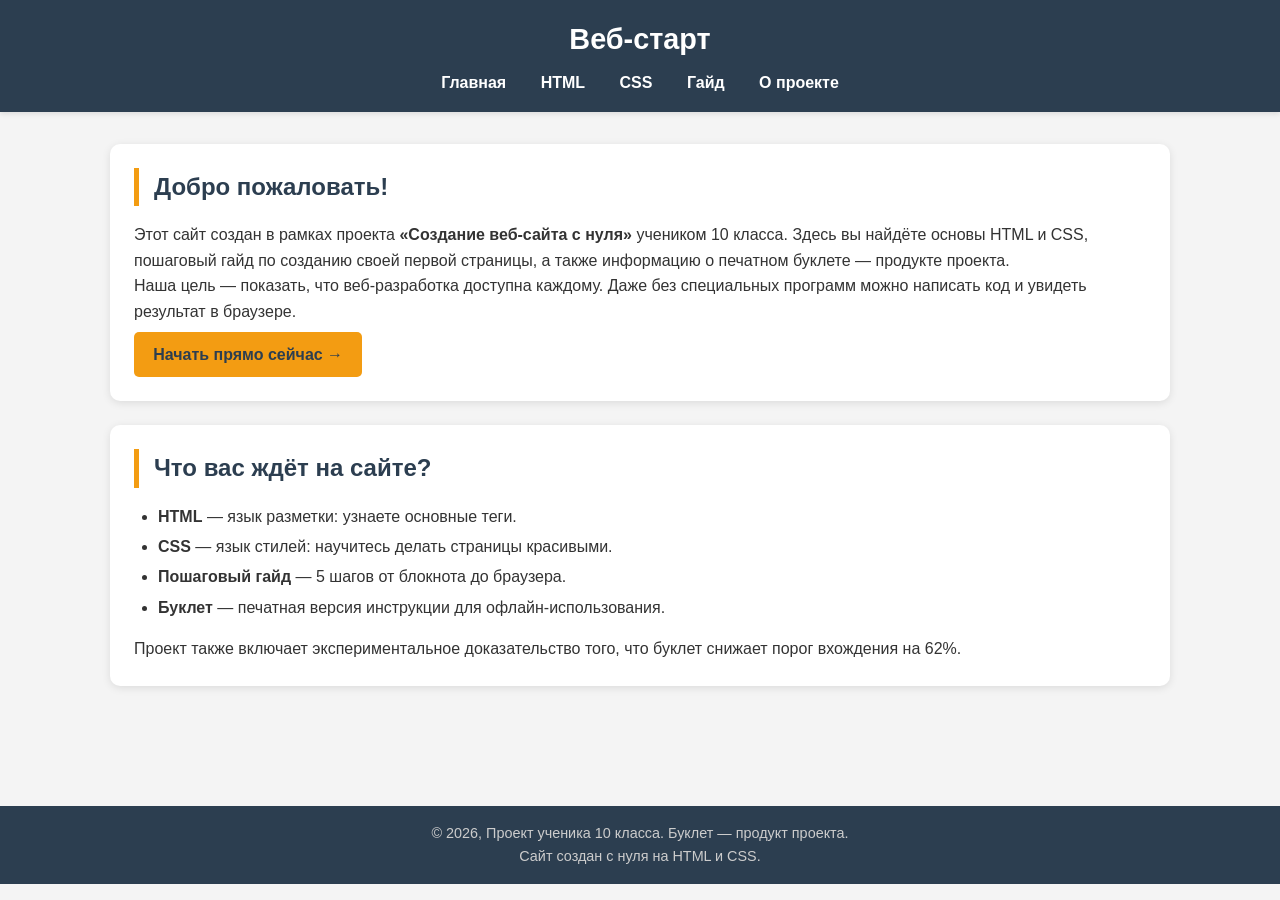
<file: index.html>
<!DOCTYPE html>
<html lang="ru">
<head>
    <meta charset="UTF-8">
    <meta name="viewport" content="width=device-width, initial-scale=1.0">
    <title>Веб-старт | Главная</title>
    <link rel="stylesheet" href="style.css">
</head>
<body>
    <header>
        <h1>Веб-старт</h1>
        <nav>
            <a href="index.html">Главная</a>
            <a href="html-basics.html">HTML</a>
            <a href="css-basics.html">CSS</a>
            <a href="guide.html">Гайд</a>
            <a href="about.html">О проекте</a>
        </nav>
    </header>
    <main>
        <div class="card">
            <h2>Добро пожаловать!</h2>
            <p>Этот сайт создан в рамках проекта <strong>«Создание веб-сайта с нуля»</strong> учеником 10 класса. Здесь вы найдёте основы HTML и CSS, пошаговый гайд по созданию своей первой страницы, а также информацию о печатном буклете — продукте проекта.</p>
            <p>Наша цель — показать, что веб-разработка доступна каждому. Даже без специальных программ можно написать код и увидеть результат в браузере.</p>
            <a href="guide.html" class="btn">Начать прямо сейчас →</a>
        </div>
        <div class="card">
            <h2>Что вас ждёт на сайте?</h2>
            <ul>
                <li><strong>HTML</strong> — язык разметки: узнаете основные теги.</li>
                <li><strong>CSS</strong> — язык стилей: научитесь делать страницы красивыми.</li>
                <li><strong>Пошаговый гайд</strong> — 5 шагов от блокнота до браузера.</li>
                <li><strong>Буклет</strong> — печатная версия инструкции для офлайн-использования.</li>
            </ul>
            <p>Проект также включает экспериментальное доказательство того, что буклет снижает порог вхождения на 62%.</p>
        </div>
    </main>
    <footer>
        <p>© 2026, Проект ученика 10 класса. Буклет — продукт проекта.</p>
        <p>Сайт создан с нуля на HTML и CSS.</p>
    </footer>
</body>
</html>
</file>
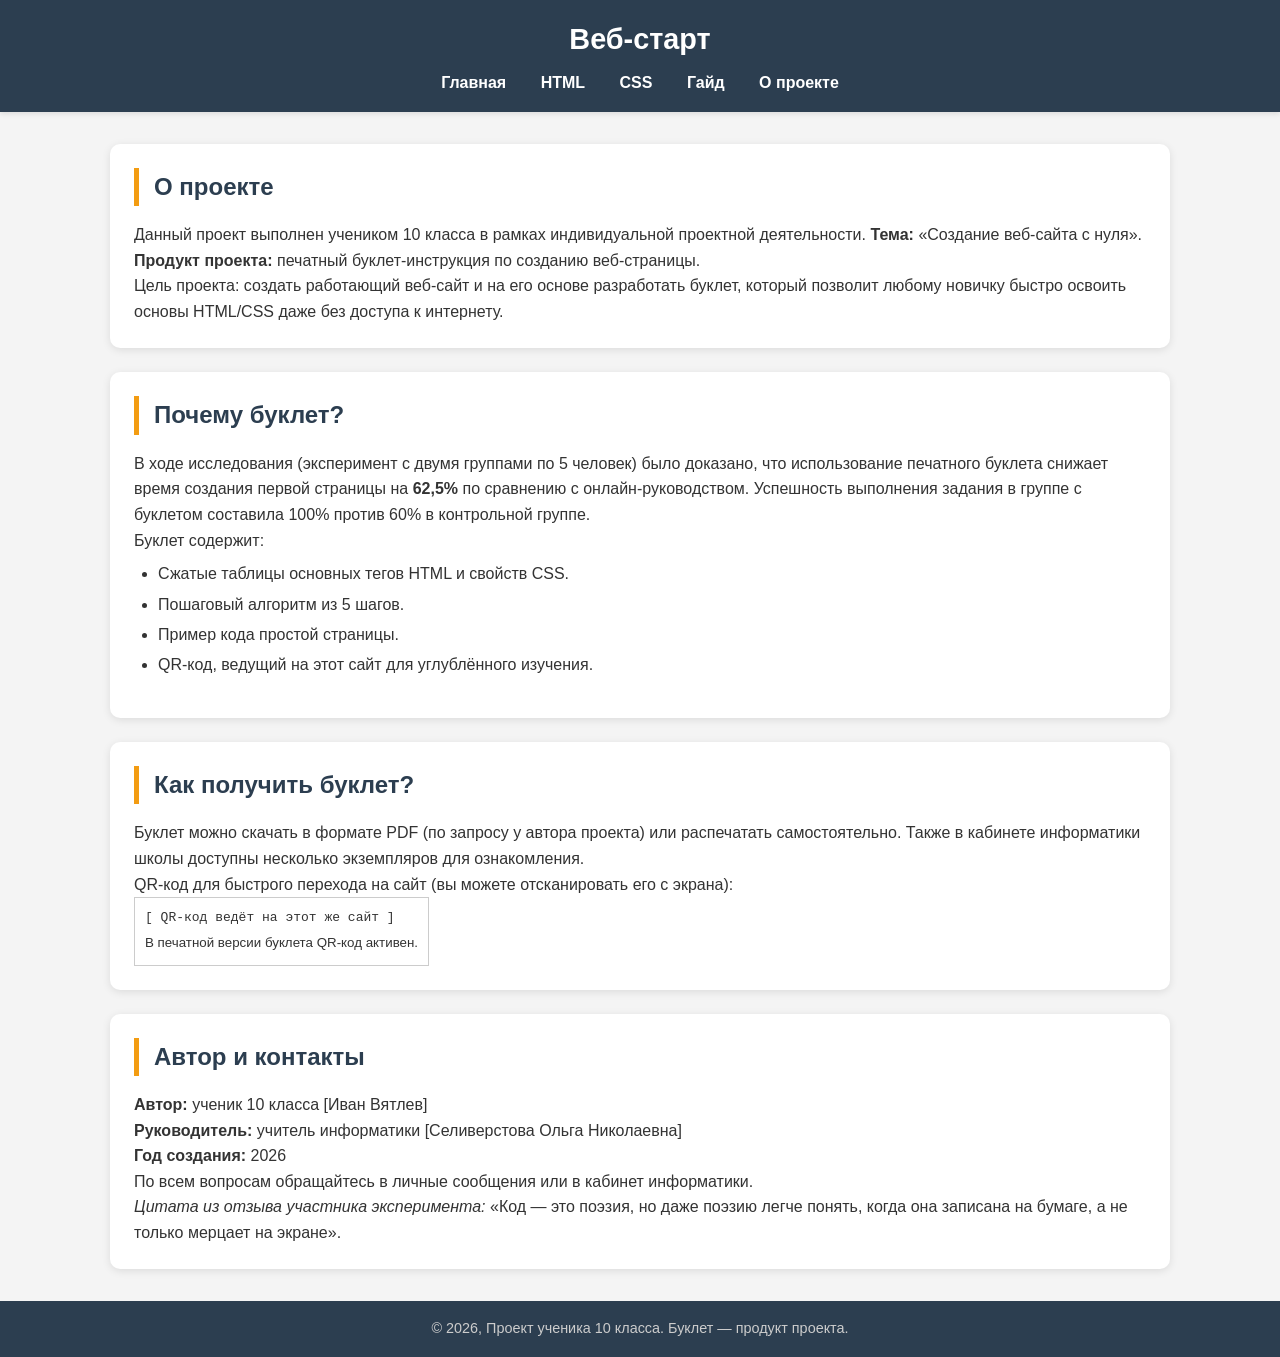
<file: about.html>
<!DOCTYPE html>
<html lang="ru">
<head>
    <meta charset="UTF-8">
    <meta name="viewport" content="width=device-width, initial-scale=1.0">
    <title>О проекте и буклете</title>
    <link rel="stylesheet" href="style.css">
</head>
<body>
    <header>
        <h1>Веб-старт</h1>
        <nav>
            <a href="index.html">Главная</a>
            <a href="html-basics.html">HTML</a>
            <a href="css-basics.html">CSS</a>
            <a href="guide.html">Гайд</a>
            <a href="about.html">О проекте</a>
        </nav>
    </header>
    <main>
        <div class="card">
            <h2>О проекте</h2>
            <p>Данный проект выполнен учеником 10 класса в рамках индивидуальной проектной деятельности. <strong>Тема:</strong> «Создание веб-сайта с нуля». <strong>Продукт проекта:</strong> печатный буклет-инструкция по созданию веб-страницы.</p>
            <p>Цель проекта: создать работающий веб-сайт и на его основе разработать буклет, который позволит любому новичку быстро освоить основы HTML/CSS даже без доступа к интернету.</p>
        </div>

        <div class="card">
            <h2>Почему буклет?</h2>
            <p>В ходе исследования (эксперимент с двумя группами по 5 человек) было доказано, что использование печатного буклета снижает время создания первой страницы на <strong>62,5%</strong> по сравнению с онлайн-руководством. Успешность выполнения задания в группе с буклетом составила 100% против 60% в контрольной группе.</p>
            <p>Буклет содержит:</p>
            <ul>
                <li>Сжатые таблицы основных тегов HTML и свойств CSS.</li>
                <li>Пошаговый алгоритм из 5 шагов.</li>
                <li>Пример кода простой страницы.</li>
                <li>QR-код, ведущий на этот сайт для углублённого изучения.</li>
            </ul>
        </div>

        <div class="card">
            <h2>Как получить буклет?</h2>
            <p>Буклет можно скачать в формате PDF (по запросу у автора проекта) или распечатать самостоятельно. Также в кабинете информатики школы доступны несколько экземпляров для ознакомления.</p>
            <p>QR-код для быстрого перехода на сайт (вы можете отсканировать его с экрана):</p>
            <!-- Здесь можно вставить реальный QR-код. Для демонстрации – текст -->
            <div style="background: white; padding: 10px; display: inline-block; border: 1px solid #ccc;">
                <p style="font-family: monospace;">[ QR-код ведёт на этот же сайт ]</p>
                <p><small>В печатной версии буклета QR-код активен.</small></p>
            </div>
        </div>

        <div class="card">
            <h2>Автор и контакты</h2>
            <p><strong>Автор:</strong> ученик 10 класса [Иван Вятлев]</p>
            <p><strong>Руководитель:</strong> учитель информатики [Селиверстова Ольга Николаевна]</p>
            <p><strong>Год создания:</strong> 2026</p>
            <p>По всем вопросам обращайтесь в личные сообщения или в кабинет информатики.</p>
            <p><em>Цитата из отзыва участника эксперимента:</em> «Код — это поэзия, но даже поэзию легче понять, когда она записана на бумаге, а не только мерцает на экране».</p>
        </div>
    </main>
    <footer>
        <p>© 2026, Проект ученика 10 класса. Буклет — продукт проекта.</p>
    </footer>
</body>
</html>
</file>
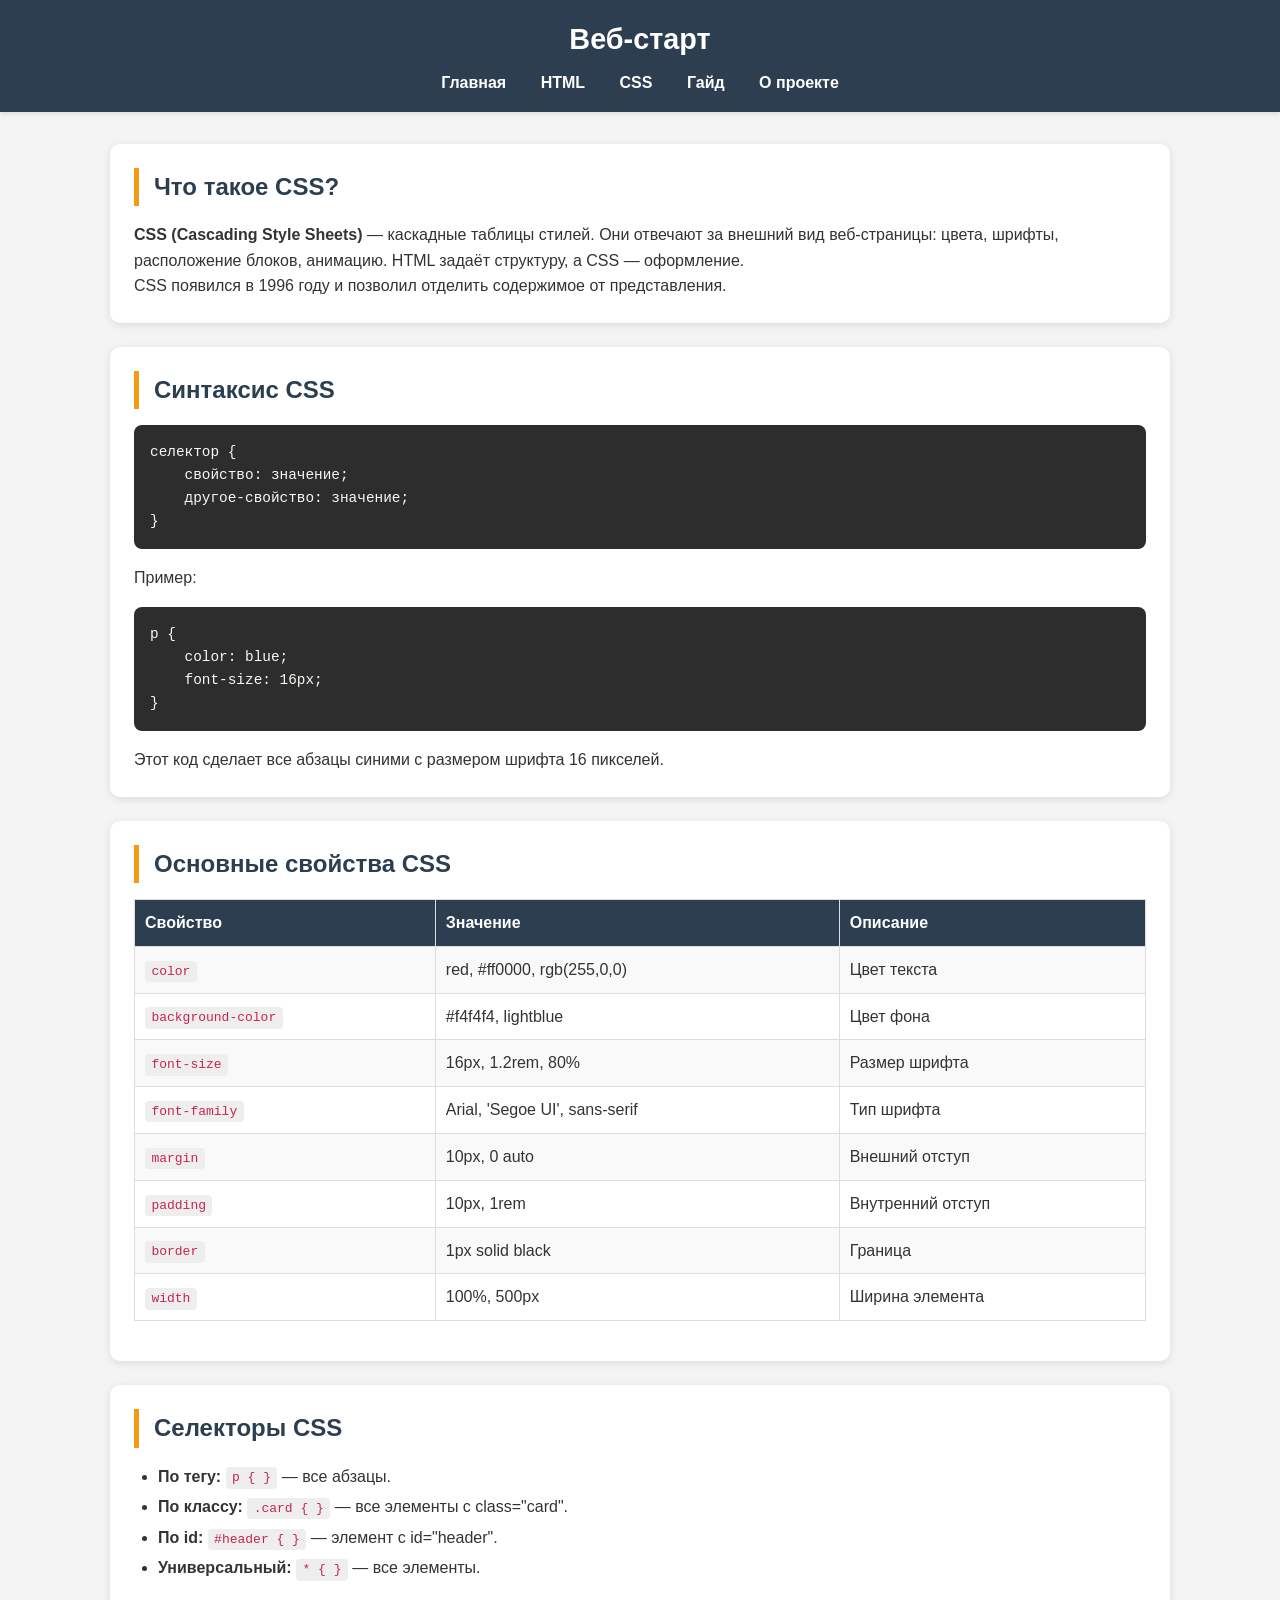
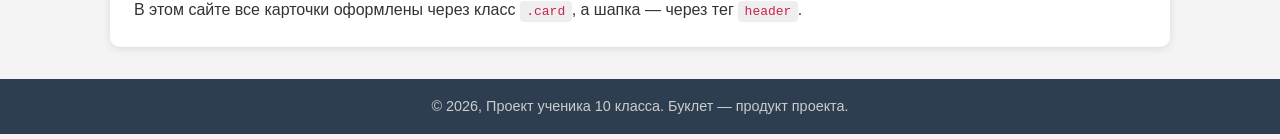
<file: css-basics.html>
<!DOCTYPE html>
<html lang="ru">
<head>
    <meta charset="UTF-8">
    <meta name="viewport" content="width=device-width, initial-scale=1.0">
    <title>Основы CSS</title>
    <link rel="stylesheet" href="style.css">
</head>
<body>
    <header>
        <h1>Веб-старт</h1>
        <nav>
            <a href="index.html">Главная</a>
            <a href="html-basics.html">HTML</a>
            <a href="css-basics.html">CSS</a>
            <a href="guide.html">Гайд</a>
            <a href="about.html">О проекте</a>
        </nav>
    </header>
    <main>
        <div class="card">
            <h2>Что такое CSS?</h2>
            <p><strong>CSS (Cascading Style Sheets)</strong> — каскадные таблицы стилей. Они отвечают за внешний вид веб-страницы: цвета, шрифты, расположение блоков, анимацию. HTML задаёт структуру, а CSS — оформление.</p>
            <p>CSS появился в 1996 году и позволил отделить содержимое от представления.</p>
        </div>

        <div class="card">
            <h2>Синтаксис CSS</h2>
            <pre><code>селектор {
    свойство: значение;
    другое-свойство: значение;
}</code></pre>
            <p>Пример:</p>
            <pre><code>p {
    color: blue;
    font-size: 16px;
}</code></pre>
            <p>Этот код сделает все абзацы синими с размером шрифта 16 пикселей.</p>
        </div>

        <div class="card">
            <h2>Основные свойства CSS</h2>
            <table>
                <tr>
                    <th>Свойство</th>
                    <th>Значение</th>
                    <th>Описание</th>
                </tr>
                <tr><td><code>color</code></td><td>red, #ff0000, rgb(255,0,0)</td><td>Цвет текста</td></tr>
                <tr><td><code>background-color</code></td><td>#f4f4f4, lightblue</td><td>Цвет фона</td></tr>
                <tr><td><code>font-size</code></td><td>16px, 1.2rem, 80%</td><td>Размер шрифта</td></tr>
                <tr><td><code>font-family</code></td><td>Arial, 'Segoe UI', sans-serif</td><td>Тип шрифта</td></tr>
                <tr><td><code>margin</code></td><td>10px, 0 auto</td><td>Внешний отступ</td></tr>
                <tr><td><code>padding</code></td><td>10px, 1rem</td><td>Внутренний отступ</td></tr>
                <tr><td><code>border</code></td><td>1px solid black</td><td>Граница</td></tr>
                <tr><td><code>width</code></td><td>100%, 500px</td><td>Ширина элемента</td></tr>
            </table>
        </div>

        <div class="card">
            <h2>Селекторы CSS</h2>
            <ul>
                <li><strong>По тегу:</strong> <code>p { }</code> — все абзацы.</li>
                <li><strong>По классу:</strong> <code>.card { }</code> — все элементы с class="card".</li>
                <li><strong>По id:</strong> <code>#header { }</code> — элемент с id="header".</li>
                <li><strong>Универсальный:</strong> <code>* { }</code> — все элементы.</li>
            </ul>
            <p>В этом сайте все карточки оформлены через класс <code>.card</code>, а шапка — через тег <code>header</code>.</p>
        </div>
    </main>
    <footer>
        <p>© 2026, Проект ученика 10 класса. Буклет — продукт проекта.</p>
    </footer>
</body>
</html>
</file>
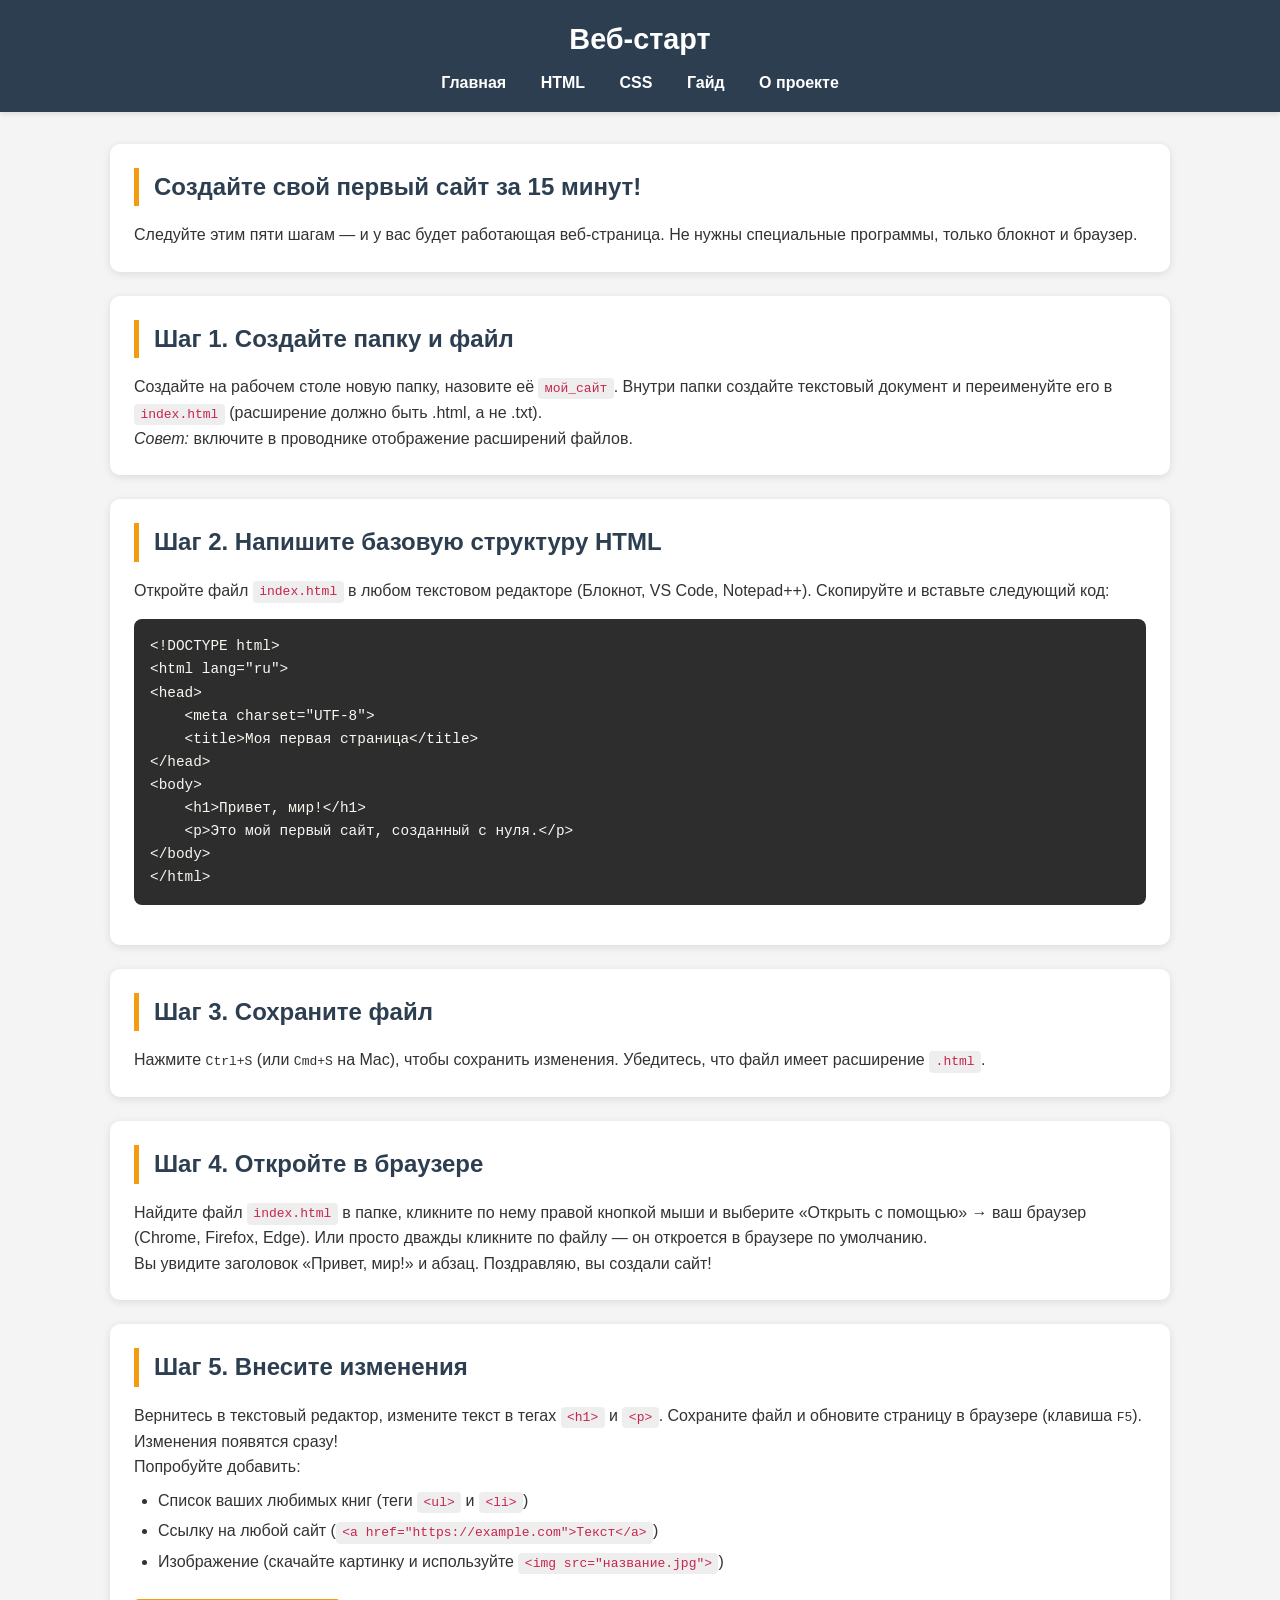
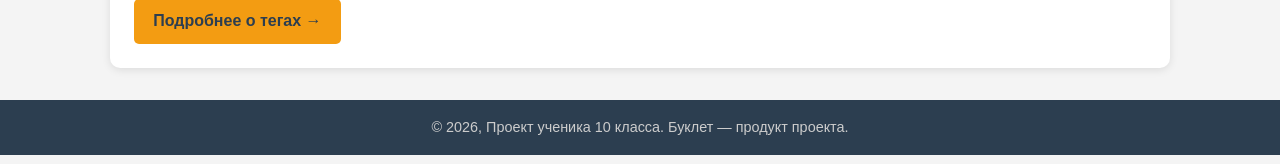
<file: guide.html>
<!DOCTYPE html>
<html lang="ru">
<head>
    <meta charset="UTF-8">
    <meta name="viewport" content="width=device-width, initial-scale=1.0">
    <title>Пошаговый гайд</title>
    <link rel="stylesheet" href="style.css">
</head>
<body>
    <header>
        <h1>Веб-старт</h1>
        <nav>
            <a href="index.html">Главная</a>
            <a href="html-basics.html">HTML</a>
            <a href="css-basics.html">CSS</a>
            <a href="guide.html">Гайд</a>
            <a href="about.html">О проекте</a>
        </nav>
    </header>
    <main>
        <div class="card">
            <h2>Создайте свой первый сайт за 15 минут!</h2>
            <p>Следуйте этим пяти шагам — и у вас будет работающая веб-страница. Не нужны специальные программы, только блокнот и браузер.</p>
        </div>

        <div class="card">
            <h2>Шаг 1. Создайте папку и файл</h2>
            <p>Создайте на рабочем столе новую папку, назовите её <code>мой_сайт</code>. Внутри папки создайте текстовый документ и переименуйте его в <code>index.html</code> (расширение должно быть .html, а не .txt).</p>
            <p><em>Совет:</em> включите в проводнике отображение расширений файлов.</p>
        </div>

        <div class="card">
            <h2>Шаг 2. Напишите базовую структуру HTML</h2>
            <p>Откройте файл <code>index.html</code> в любом текстовом редакторе (Блокнот, VS Code, Notepad++). Скопируйте и вставьте следующий код:</p>
            <pre><code>&lt;!DOCTYPE html&gt;
&lt;html lang="ru"&gt;
&lt;head&gt;
    &lt;meta charset="UTF-8"&gt;
    &lt;title&gt;Моя первая страница&lt;/title&gt;
&lt;/head&gt;
&lt;body&gt;
    &lt;h1&gt;Привет, мир!&lt;/h1&gt;
    &lt;p&gt;Это мой первый сайт, созданный с нуля.&lt;/p&gt;
&lt;/body&gt;
&lt;/html&gt;</code></pre>
        </div>

        <div class="card">
            <h2>Шаг 3. Сохраните файл</h2>
            <p>Нажмите <kbd>Ctrl+S</kbd> (или <kbd>Cmd+S</kbd> на Mac), чтобы сохранить изменения. Убедитесь, что файл имеет расширение <code>.html</code>.</p>
        </div>

        <div class="card">
            <h2>Шаг 4. Откройте в браузере</h2>
            <p>Найдите файл <code>index.html</code> в папке, кликните по нему правой кнопкой мыши и выберите «Открыть с помощью» → ваш браузер (Chrome, Firefox, Edge). Или просто дважды кликните по файлу — он откроется в браузере по умолчанию.</p>
            <p>Вы увидите заголовок «Привет, мир!» и абзац. Поздравляю, вы создали сайт!</p>
        </div>

        <div class="card">
            <h2>Шаг 5. Внесите изменения</h2>
            <p>Вернитесь в текстовый редактор, измените текст в тегах <code>&lt;h1&gt;</code> и <code>&lt;p&gt;</code>. Сохраните файл и обновите страницу в браузере (клавиша <kbd>F5</kbd>). Изменения появятся сразу!</p>
            <p>Попробуйте добавить:</p>
            <ul>
                <li>Список ваших любимых книг (теги <code>&lt;ul&gt;</code> и <code>&lt;li&gt;</code>)</li>
                <li>Ссылку на любой сайт (<code>&lt;a href="https://example.com"&gt;Текст&lt;/a&gt;</code>)</li>
                <li>Изображение (скачайте картинку и используйте <code>&lt;img src="название.jpg"&gt;</code>)</li>
            </ul>
            <a href="html-basics.html" class="btn">Подробнее о тегах →</a>
        </div>
    </main>
    <footer>
        <p>© 2026, Проект ученика 10 класса. Буклет — продукт проекта.</p>
    </footer>
</body>
</html>
</file>
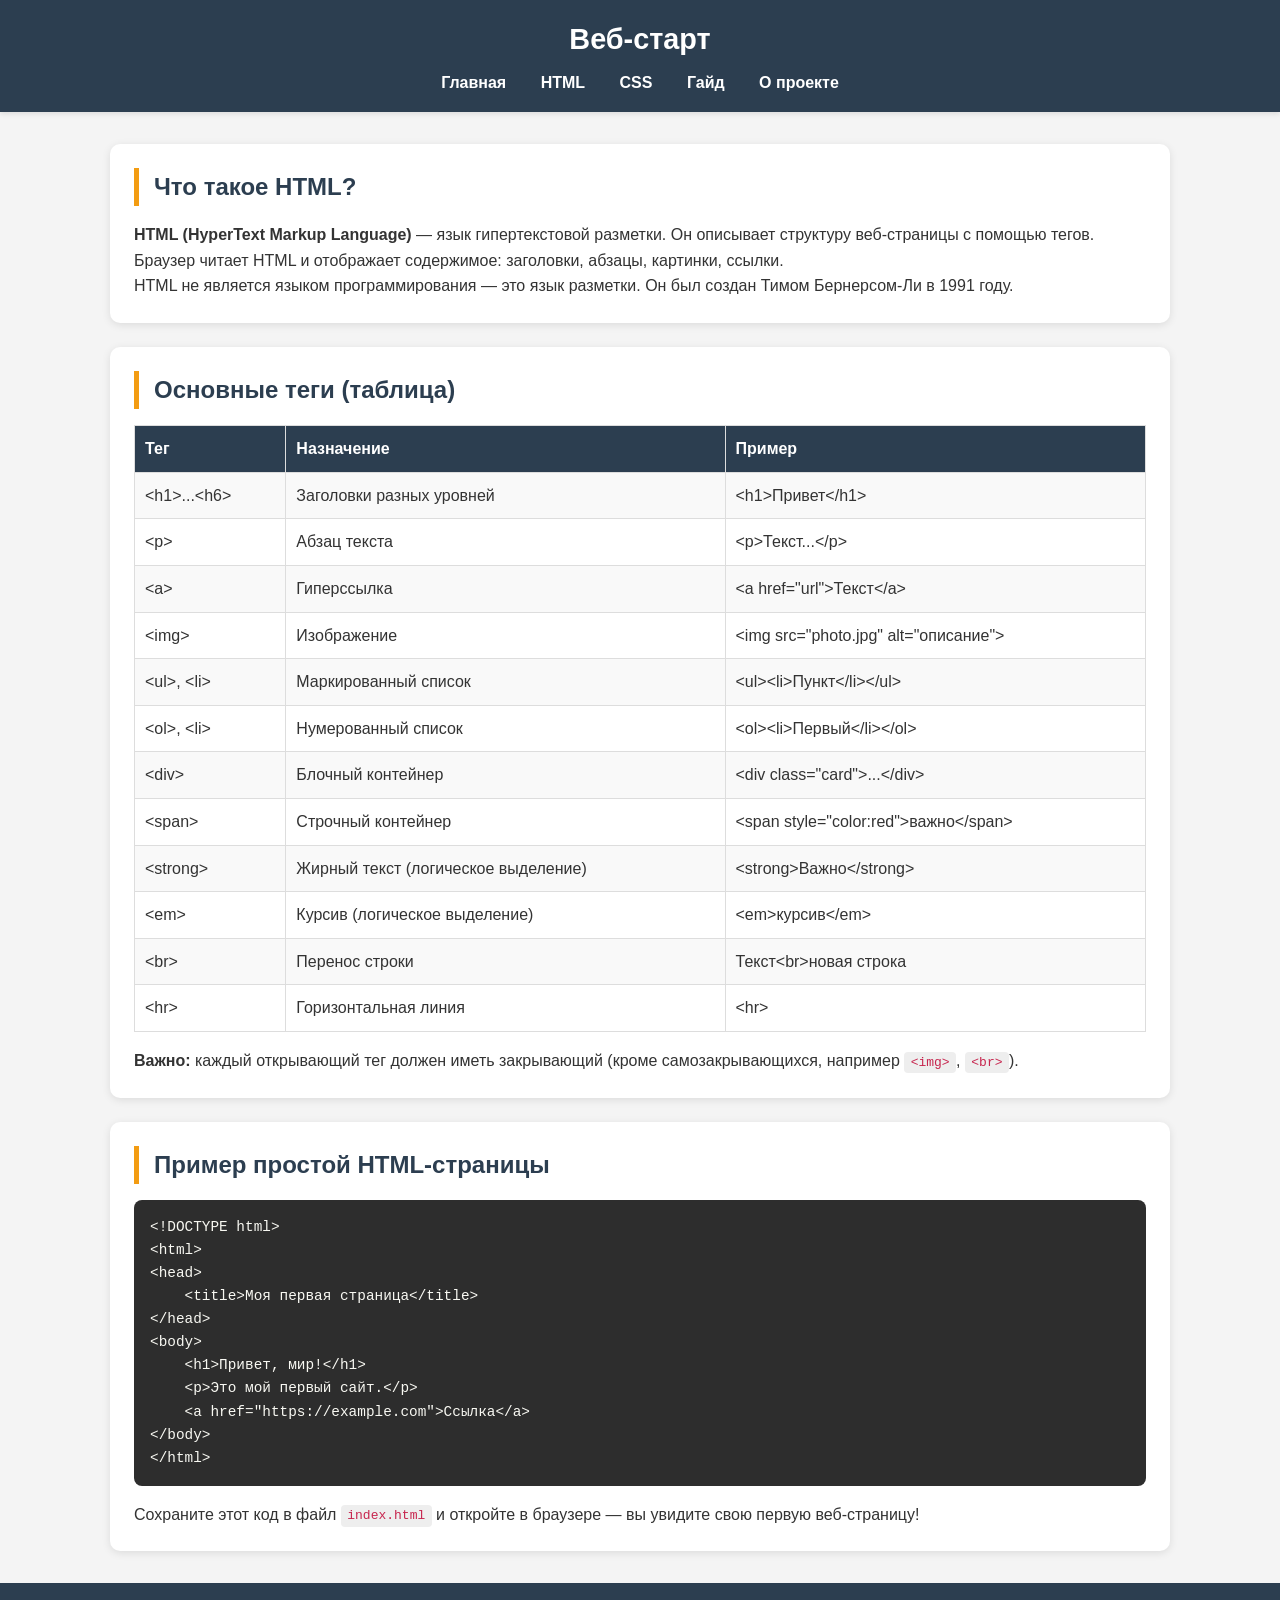
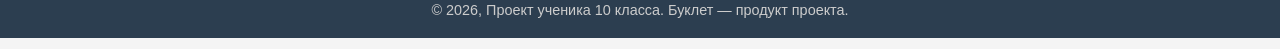
<file: html-basics.html>
<!DOCTYPE html>
<html lang="ru">
<head>
    <meta charset="UTF-8">
    <meta name="viewport" content="width=device-width, initial-scale=1.0">
    <title>Основы HTML</title>
    <link rel="stylesheet" href="style.css">
</head>
<body>
    <header>
        <h1>Веб-старт</h1>
        <nav>
            <a href="index.html">Главная</a>
            <a href="html-basics.html">HTML</a>
            <a href="css-basics.html">CSS</a>
            <a href="guide.html">Гайд</a>
            <a href="about.html">О проекте</a>
        </nav>
    </header>
    <main>
        <div class="card">
            <h2>Что такое HTML?</h2>
            <p><strong>HTML (HyperText Markup Language)</strong> — язык гипертекстовой разметки. Он описывает структуру веб-страницы с помощью тегов. Браузер читает HTML и отображает содержимое: заголовки, абзацы, картинки, ссылки.</p>
            <p>HTML не является языком программирования — это язык разметки. Он был создан Тимом Бернерсом-Ли в 1991 году.</p>
        </div>

        <div class="card">
            <h2>Основные теги (таблица)</h2>
            <table>
                <tr>
                    <th>Тег</th>
                    <th>Назначение</th>
                    <th>Пример</th>
                </tr>
                <tr><td>&lt;h1&gt;...&lt;h6&gt;</td><td>Заголовки разных уровней</td><td>&lt;h1&gt;Привет&lt;/h1&gt;</td></tr>
                <tr><td>&lt;p&gt;</td><td>Абзац текста</td><td>&lt;p&gt;Текст...&lt;/p&gt;</td></tr>
                <tr><td>&lt;a&gt;</td><td>Гиперссылка</td><td>&lt;a href="url"&gt;Текст&lt;/a&gt;</td></tr>
                <tr><td>&lt;img&gt;</td><td>Изображение</td><td>&lt;img src="photo.jpg" alt="описание"&gt;</td></tr>
                <tr><td>&lt;ul&gt;, &lt;li&gt;</td><td>Маркированный список</td><td>&lt;ul&gt;&lt;li&gt;Пункт&lt;/li&gt;&lt;/ul&gt;</td></tr>
                <tr><td>&lt;ol&gt;, &lt;li&gt;</td><td>Нумерованный список</td><td>&lt;ol&gt;&lt;li&gt;Первый&lt;/li&gt;&lt;/ol&gt;</td></tr>
                <tr><td>&lt;div&gt;</td><td>Блочный контейнер</td><td>&lt;div class="card"&gt;...&lt;/div&gt;</td></tr>
                <tr><td>&lt;span&gt;</td><td>Строчный контейнер</td><td>&lt;span style="color:red"&gt;важно&lt;/span&gt;</td></tr>
                <tr><td>&lt;strong&gt;</td><td>Жирный текст (логическое выделение)</td><td>&lt;strong&gt;Важно&lt;/strong&gt;</td></tr>
                <tr><td>&lt;em&gt;</td><td>Курсив (логическое выделение)</td><td>&lt;em&gt;курсив&lt;/em&gt;</td></tr>
                <tr><td>&lt;br&gt;</td><td>Перенос строки</td><td>Текст&lt;br&gt;новая строка</td></tr>
                <tr><td>&lt;hr&gt;</td><td>Горизонтальная линия</td><td>&lt;hr&gt;</td></tr>
            </table>
            <p><strong>Важно:</strong> каждый открывающий тег должен иметь закрывающий (кроме самозакрывающихся, например <code>&lt;img&gt;</code>, <code>&lt;br&gt;</code>).</p>
        </div>

        <div class="card">
            <h2>Пример простой HTML-страницы</h2>
            <pre><code>&lt;!DOCTYPE html&gt;
&lt;html&gt;
&lt;head&gt;
    &lt;title&gt;Моя первая страница&lt;/title&gt;
&lt;/head&gt;
&lt;body&gt;
    &lt;h1&gt;Привет, мир!&lt;/h1&gt;
    &lt;p&gt;Это мой первый сайт.&lt;/p&gt;
    &lt;a href="https://example.com"&gt;Ссылка&lt;/a&gt;
&lt;/body&gt;
&lt;/html&gt;</code></pre>
            <p>Сохраните этот код в файл <code>index.html</code> и откройте в браузере — вы увидите свою первую веб-страницу!</p>
        </div>
    </main>
    <footer>
        <p>© 2026, Проект ученика 10 класса. Буклет — продукт проекта.</p>
    </footer>
</body>
</html>
</file>
<file: style.css>
/* --------------------------------------------------
   style.css – полная версия для проекта
   Проект: Веб-старт. Автор: ученик 10 класса
-------------------------------------------------- */

/* 1. Глобальный сброс и базовые стили */
* {
    margin: 0;
    padding: 0;
    box-sizing: border-box;
}

body {
    font-family: 'Segoe UI', Tahoma, Geneva, Verdana, sans-serif;
    line-height: 1.6;
    background: #f4f4f4;
    color: #333;
}

/* 2. Шапка сайта и навигация */
header {
    background: #2c3e50;
    color: #fff;
    padding: 1rem 0;
    text-align: center;
    box-shadow: 0 2px 5px rgba(0,0,0,0.1);
}

header h1 {
    margin-bottom: 0.5rem;
    font-size: 1.8rem;
}

nav {
    margin-top: 0.5rem;
}

nav a {
    color: #fff;
    text-decoration: none;
    margin: 0 15px;
    font-weight: bold;
    transition: color 0.3s ease;
    display: inline-block;
}

nav a:hover {
    color: #f39c12;
}

/* 3. Основной контент */
main {
    max-width: 1100px;
    margin: 2rem auto;
    padding: 0 20px;
    min-height: 70vh;
}

/* Карточки */
.card {
    background: white;
    border-radius: 10px;
    box-shadow: 0 2px 8px rgba(0,0,0,0.1);
    padding: 1.5rem;
    margin-bottom: 1.5rem;
    transition: transform 0.2s;
}

.card:hover {
    transform: translateY(-3px);
}

/* Заголовки */
h2 {
    color: #2c3e50;
    margin-bottom: 1rem;
    border-left: 5px solid #f39c12;
    padding-left: 15px;
}

h3 {
    margin: 1rem 0 0.5rem;
    color: #2c3e50;
}

/* Таблицы */
table {
    width: 100%;
    border-collapse: collapse;
    margin: 1rem 0;
    background: white;
}

th, td {
    border: 1px solid #ddd;
    padding: 10px;
    text-align: left;
}

th {
    background: #2c3e50;
    color: white;
}

tr:nth-child(even) {
    background-color: #f9f9f9;
}

/* Примеры кода */
pre {
    background: #2d2d2d;
    color: #f8f8f2;
    padding: 1rem;
    border-radius: 8px;
    overflow-x: auto;
    font-family: 'Courier New', monospace;
    font-size: 0.9rem;
    margin: 1rem 0;
}

code {
    background: #eee;
    padding: 0.2rem 0.4rem;
    border-radius: 4px;
    font-family: monospace;
    color: #c7254e;
}

pre code {
    background: transparent;
    color: inherit;
    padding: 0;
}

/* Списки */
ul, ol {
    margin: 0.5rem 0 1rem 1.5rem;
}

li {
    margin: 0.3rem 0;
}

/* Кнопка (для демонстрации) */
.btn {
    display: inline-block;
    background: #f39c12;
    color: #2c3e50;
    padding: 0.6rem 1.2rem;
    border-radius: 5px;
    text-decoration: none;
    font-weight: bold;
    margin-top: 0.5rem;
    transition: background 0.3s;
}

.btn:hover {
    background: #e67e22;
    color: white;
}

/* Подвал */
footer {
    text-align: center;
    padding: 1rem;
    background: #2c3e50;
    color: #ccc;
    margin-top: 2rem;
    font-size: 0.9rem;
}

/* Адаптивность (мобильные устройства) */
@media (max-width: 768px) {
    nav a {
        display: inline-block;
        margin: 5px 10px;
    }
    main {
        padding: 0 15px;
    }
    .card {
        padding: 1rem;
    }
    table, th, td {
        font-size: 0.85rem;
        padding: 6px;
    }
    h1 {
        font-size: 1.5rem;
    }
    h2 {
        font-size: 1.3rem;
    }
}
</file>
